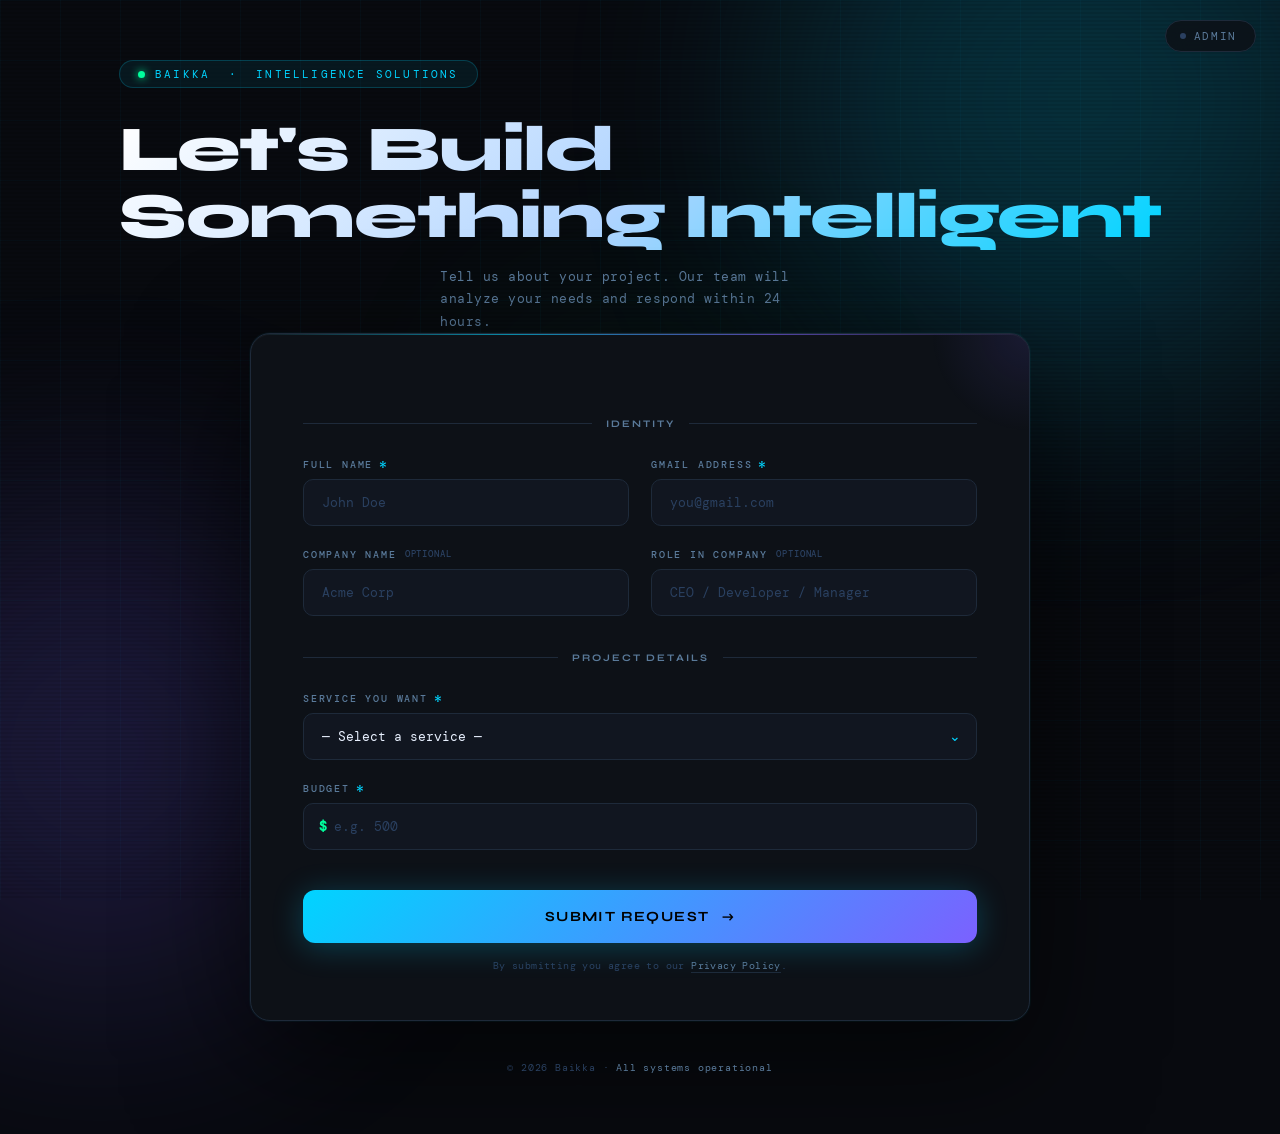
<file: index.html>
<!DOCTYPE html>
<html lang="en">
<head>
  <meta charset="UTF-8">
  <meta name="viewport" content="width=device-width, initial-scale=1.0">
  <title>Contact Us — Baikka</title>
  <link href="https://fonts.googleapis.com/css2?family=Syne:wght@400;500;600;700;800&family=DM+Mono:wght@300;400;500&display=swap" rel="stylesheet">
  <link rel="stylesheet" href="style.css">
</head>
<body>

  <div class="blob blob-1"></div>
  <div class="blob blob-2"></div>
  <div class="blob blob-3"></div>

  <!-- Admin button top-right -->
  <a href="admin.html" class="admin-nav-btn">Admin</a>

  <div class="page-wrap">
    <header style="animation:fadeDown 0.8s ease both;">
      <div class="logo-badge">Baikka &nbsp;·&nbsp; Intelligence Solutions</div>
      <h1>Let's Build<br>Something Intelligent</h1>
      <p class="subtitle">Tell us about your project. Our team will analyze your needs and respond within 24 hours.</p>
    </header>

    <div class="form-card">

      <div class="success-overlay" id="successOverlay">
        <div class="success-icon">✦</div>
        <div class="success-title">Request Received</div>
        <p class="success-sub">Your inquiry has been logged in our system. A specialist will reach out within 24 hours to discuss your AI solution.</p>
      </div>

      <div class="form-inner" id="formInner">

        <div class="section-divider"><span>Identity</span></div>

        <div class="form-grid">
          <div class="field" id="f-name">
            <label>Full Name <span class="req">*</span></label>
            <input type="text" id="fullName" placeholder="John Doe" autocomplete="name">
            <span class="error-msg">Full name is required</span>
          </div>

          <div class="field" id="f-email">
            <label>Gmail Address <span class="req">*</span></label>
            <input type="email" id="email" placeholder="you@gmail.com" autocomplete="email">
            <span class="error-msg">A valid Gmail address is required</span>
          </div>

          <div class="field" id="f-company">
            <label>Company Name <span class="opt">optional</span></label>
            <input type="text" id="company" placeholder="Acme Corp">
          </div>

          <div class="field" id="f-role">
            <label>Role in Company <span class="opt">optional</span></label>
            <input type="text" id="role" placeholder="CEO / Developer / Manager">
          </div>
        </div>

        <div class="section-divider"><span>Project Details</span></div>

        <div class="form-grid">
          <div class="field full" id="f-service">
            <label>Service You Want <span class="req">*</span></label>
            <div class="select-wrap">
              <select id="service">
                <option value="" disabled selected>— Select a service —</option>
                <option value="ai-chatbot">🤖 AI Chat Bot</option>
                <option value="ai-automation">⚡ AI Full Automations</option>
                <option value="ai-coding">💻 AI Coding</option>
                <option value="local-ai">🖥️ Local AI PC Build</option>
                <option value="n8n">🔗 N8n Services</option>
              </select>
            </div>
            <span class="error-msg">Please select a service</span>
          </div>

          <div class="field full" id="f-budget">
            <label>Budget <span class="req">*</span></label>
            <div class="budget-wrap">
              <input type="number" id="budget" placeholder="e.g. 500" min="1" step="1">
            </div>
            <span class="error-msg">Please enter your approximate budget</span>
          </div>
        </div>

        <div class="submit-area">
          <button class="btn-submit" type="button" id="submitBtn" onclick="submitForm()">
            Submit Request <span class="arrow">→</span>
          </button>
          <p class="privacy-note">
            By submitting you agree to our <a href="#">Privacy Policy</a>.
          </p>
        </div>

      </div>
    </div>

    <footer>
      © 2026 Baikka · <span>All systems operational</span>
    </footer>
  </div>

  <script src="config.js"></script>
  <script src="contact.js"></script>
</body>
</html>
</file>
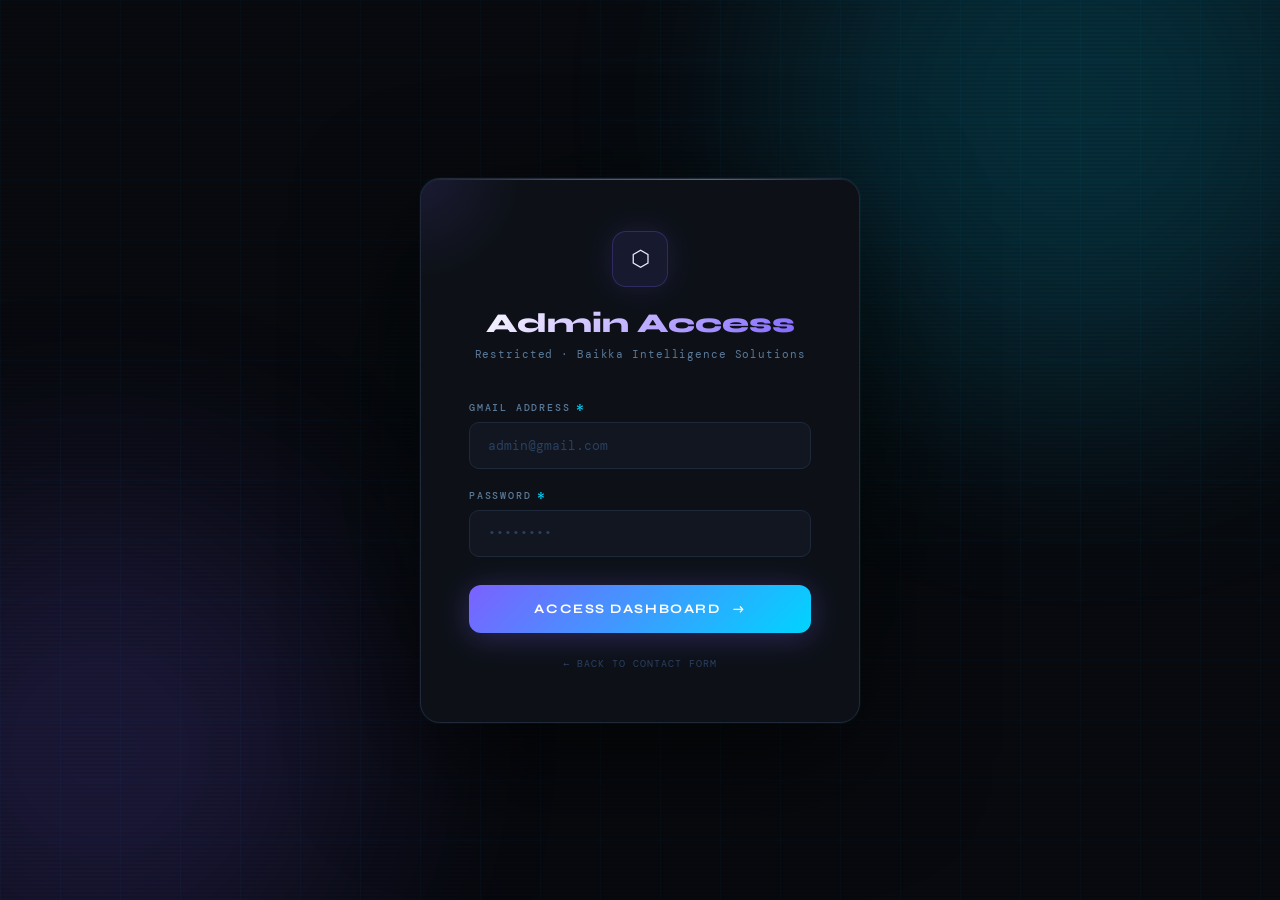
<file: admin.html>
<!DOCTYPE html>
<html lang="en">
<head>
  <meta charset="UTF-8">
  <meta name="viewport" content="width=device-width, initial-scale=1.0">
  <title>Admin Login — Baikka</title>
  <link href="https://fonts.googleapis.com/css2?family=Syne:wght@400;500;600;700;800&family=DM+Mono:wght@300;400;500&display=swap" rel="stylesheet">
  <link rel="stylesheet" href="style.css">
  <style>
    .login-card {
      width: 100%;
      max-width: 440px;
      background: var(--surface);
      border: 1px solid var(--border);
      border-radius: 20px;
      padding: 52px 48px;
      position: relative;
      overflow: hidden;
      animation: fadeUp 0.9s ease 0.2s both;
      box-shadow: 0 0 0 1px rgba(0,212,255,0.04), 0 40px 120px rgba(0,0,0,0.6), inset 0 1px 0 rgba(255,255,255,0.04);
    }
    .login-card::before {
      content: '';
      position: absolute;
      top: 0; left: 0; right: 0;
      height: 1px;
      background: linear-gradient(90deg, transparent, var(--accent2), var(--accent), transparent);
      opacity: 0.6;
    }
    .login-card::after {
      content: '';
      position: absolute;
      top: -1px; left: -1px;
      width: 100px; height: 100px;
      background: radial-gradient(circle at top left, rgba(123,97,255,0.12), transparent 70%);
      border-radius: 20px 0 0 0;
    }

    .login-header {
      text-align: center;
      margin-bottom: 40px;
    }
    .lock-icon {
      width: 56px; height: 56px;
      border-radius: 14px;
      background: rgba(123,97,255,0.1);
      border: 1px solid rgba(123,97,255,0.25);
      display: flex;
      align-items: center;
      justify-content: center;
      font-size: 22px;
      margin: 0 auto 20px;
      box-shadow: 0 0 30px rgba(123,97,255,0.15);
    }
    .login-title {
      font-family: 'Syne', sans-serif;
      font-size: 1.7rem;
      font-weight: 800;
      background: linear-gradient(135deg, #fff 0%, #c0b0ff 50%, var(--accent2) 100%);
      -webkit-background-clip: text;
      -webkit-text-fill-color: transparent;
      background-clip: text;
      margin-bottom: 8px;
    }
    .login-sub {
      font-size: 11px;
      color: var(--text-muted);
      letter-spacing: 0.08em;
    }

    .login-fields {
      display: flex;
      flex-direction: column;
      gap: 20px;
    }
    .login-fields .field { animation: none; }

    .btn-login {
      width: 100%;
      padding: 16px 32px;
      background: linear-gradient(135deg, var(--accent2) 0%, var(--accent) 100%);
      border: none;
      border-radius: 12px;
      color: #fff;
      font-family: 'Syne', sans-serif;
      font-size: 13px;
      font-weight: 700;
      letter-spacing: 0.12em;
      text-transform: uppercase;
      cursor: pointer;
      position: relative;
      overflow: hidden;
      transition: transform .2s, box-shadow .2s;
      box-shadow: 0 4px 30px rgba(123,97,255,0.3);
      margin-top: 8px;
    }
    .btn-login::before {
      content: '';
      position: absolute;
      inset: 0;
      background: linear-gradient(135deg, rgba(255,255,255,0.15), transparent);
      opacity: 0;
      transition: opacity .2s;
    }
    .btn-login:hover { transform: translateY(-2px); box-shadow: 0 8px 40px rgba(123,97,255,0.45); }
    .btn-login:hover::before { opacity: 1; }
    .btn-login:active { transform: translateY(0); }
    .btn-login:disabled { opacity: 0.5; cursor: not-allowed; transform: none; }

    .global-error {
      display: none;
      background: rgba(255,77,109,0.08);
      border: 1px solid rgba(255,77,109,0.25);
      border-radius: 10px;
      padding: 12px 16px;
      font-size: 11px;
      color: var(--error);
      letter-spacing: 0.04em;
      text-align: center;
      margin-top: 4px;
    }
    .global-error.show { display: block; }

    .back-link {
      display: block;
      text-align: center;
      margin-top: 24px;
      font-size: 10px;
      color: var(--text-dim);
      letter-spacing: 0.1em;
      text-transform: uppercase;
      text-decoration: none;
      transition: color .2s;
    }
    .back-link:hover { color: var(--accent); }

    .loading-spinner {
      display: inline-block;
      width: 14px; height: 14px;
      border: 2px solid rgba(255,255,255,0.3);
      border-top-color: #fff;
      border-radius: 50%;
      animation: spin .6s linear infinite;
      margin-right: 8px;
      vertical-align: middle;
    }
    @keyframes spin { to { transform: rotate(360deg); } }
  </style>
</head>
<body>

  <div class="blob blob-1"></div>
  <div class="blob blob-2"></div>
  <div class="blob blob-3"></div>

  <div class="page-wrap" style="justify-content:center;">

    <div class="login-card">
      <div class="login-header">
        <div class="lock-icon">⬡</div>
        <div class="login-title">Admin Access</div>
        <p class="login-sub">Restricted · Baikka Intelligence Solutions</p>
      </div>

      <div class="login-fields">
        <div class="field" id="f-adminEmail">
          <label>Gmail Address <span class="req">*</span></label>
          <input type="email" id="adminEmail" placeholder="admin@gmail.com" autocomplete="email">
          <span class="error-msg">Enter a valid Gmail address</span>
        </div>

        <div class="field" id="f-adminPass">
          <label>Password <span class="req">*</span></label>
          <input type="password" id="adminPass" placeholder="••••••••" autocomplete="current-password">
          <span class="error-msg">Password is required</span>
        </div>

        <div class="global-error" id="globalError">
          Invalid credentials. Please try again.
        </div>

        <button class="btn-login" id="loginBtn" onclick="doLogin()">
          Access Dashboard <span class="arrow" style="margin-left:8px;">→</span>
        </button>
      </div>

      <a href="index.html" class="back-link">← Back to Contact Form</a>
    </div>

  </div>

  <script src="config.js"></script>
  <script src="admin-login.js"></script>
</body>
</html>
</file>
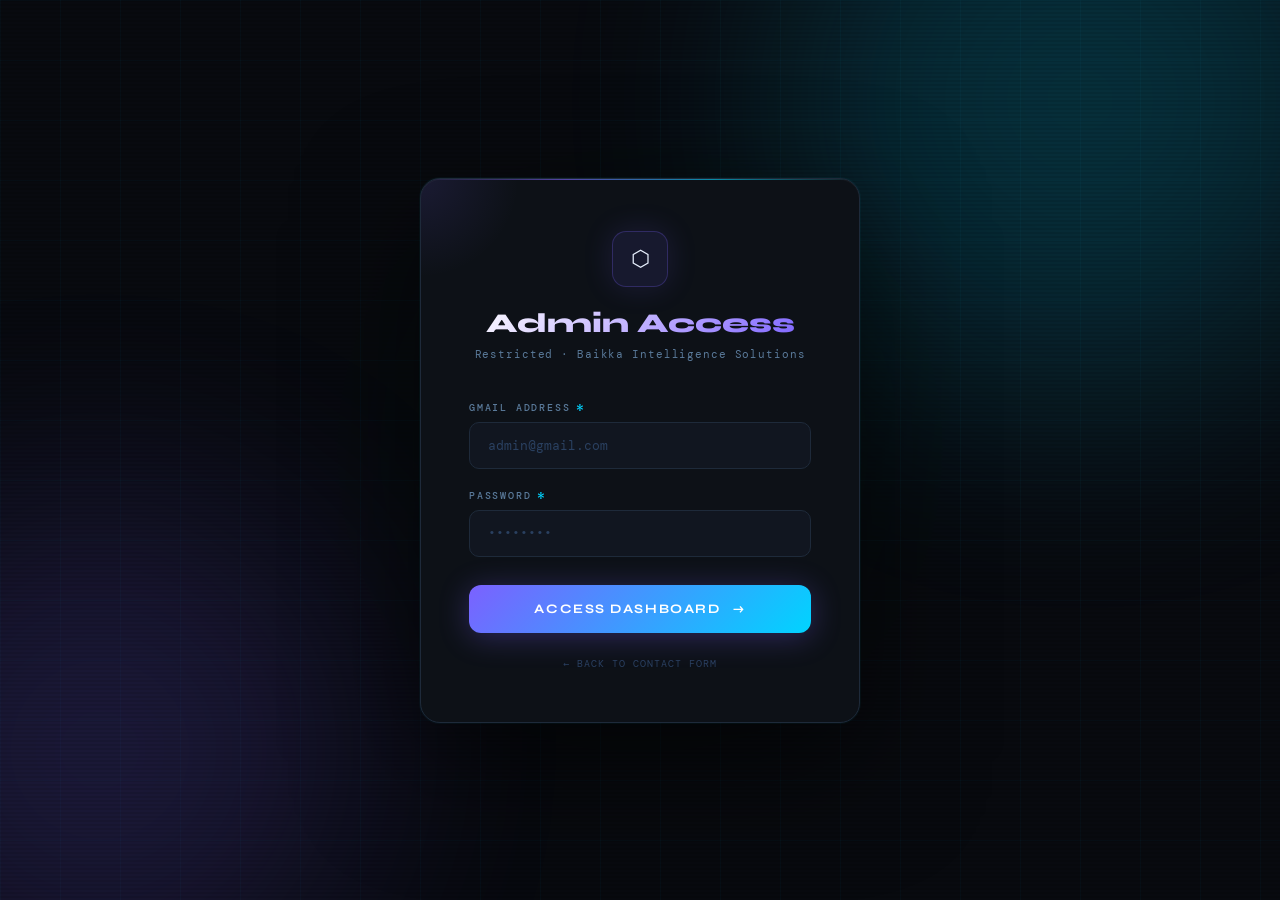
<file: dashboard.html>
<!DOCTYPE html>
<html lang="en">
<head>
  <meta charset="UTF-8">
  <meta name="viewport" content="width=device-width, initial-scale=1.0">
  <title>Dashboard — Baikka Admin</title>
  <link href="https://fonts.googleapis.com/css2?family=Syne:wght@400;500;600;700;800&family=DM+Mono:wght@300;400;500&display=swap" rel="stylesheet">
  <link rel="stylesheet" href="style.css">
  <style>
    /* ── Dashboard layout ── */
    body { overflow-x: hidden; }

    .dash-wrap {
      position: relative;
      z-index: 2;
      min-height: 100vh;
      display: flex;
      flex-direction: column;
      padding: 0;
    }

    /* Top navbar */
    .dash-nav {
      position: sticky;
      top: 0;
      z-index: 50;
      background: rgba(8,10,15,0.85);
      backdrop-filter: blur(16px);
      border-bottom: 1px solid var(--border);
      padding: 0 32px;
      height: 64px;
      display: flex;
      align-items: center;
      justify-content: space-between;
      animation: fadeDown .6s ease both;
    }
    .nav-left {
      display: flex;
      align-items: center;
      gap: 20px;
    }
    .nav-logo {
      font-family: 'Syne', sans-serif;
      font-size: 15px;
      font-weight: 800;
      background: linear-gradient(135deg, #fff 0%, var(--accent) 100%);
      -webkit-background-clip: text;
      -webkit-text-fill-color: transparent;
      background-clip: text;
    }
    .nav-sep { width: 1px; height: 20px; background: var(--border); }
    .nav-label {
      font-size: 10px;
      text-transform: uppercase;
      letter-spacing: 0.18em;
      color: var(--text-muted);
    }
    .nav-right {
      display: flex;
      align-items: center;
      gap: 16px;
    }
    .admin-pill {
      display: flex;
      align-items: center;
      gap: 8px;
      background: rgba(123,97,255,0.08);
      border: 1px solid rgba(123,97,255,0.2);
      border-radius: 999px;
      padding: 5px 14px;
      font-size: 10px;
      letter-spacing: 0.12em;
      color: var(--accent2);
    }
    .admin-pill::before {
      content: '';
      width: 6px; height: 6px;
      border-radius: 50%;
      background: var(--accent2);
      box-shadow: 0 0 8px var(--accent2);
    }
    .btn-logout {
      background: transparent;
      border: 1px solid var(--border);
      border-radius: 8px;
      padding: 7px 16px;
      color: var(--text-muted);
      font-family: 'DM Mono', monospace;
      font-size: 10px;
      letter-spacing: 0.12em;
      text-transform: uppercase;
      cursor: pointer;
      transition: border-color .2s, color .2s;
    }
    .btn-logout:hover { border-color: var(--error); color: var(--error); }

    /* Main content */
    .dash-content {
      flex: 1;
      padding: 40px 32px;
      max-width: 1400px;
      width: 100%;
      margin: 0 auto;
    }

    /* Stats row */
    .stats-row {
      display: grid;
      grid-template-columns: repeat(auto-fit, minmax(200px, 1fr));
      gap: 16px;
      margin-bottom: 36px;
      animation: fadeUp .7s ease .1s both;
    }
    .stat-card {
      background: var(--surface);
      border: 1px solid var(--border);
      border-radius: 14px;
      padding: 24px 20px;
      position: relative;
      overflow: hidden;
    }
    .stat-card::before {
      content: '';
      position: absolute;
      top: 0; left: 0; right: 0;
      height: 1px;
      opacity: 0.5;
    }
    .stat-card:nth-child(1)::before { background: linear-gradient(90deg, transparent, var(--accent), transparent); }
    .stat-card:nth-child(2)::before { background: linear-gradient(90deg, transparent, var(--accent2), transparent); }
    .stat-card:nth-child(3)::before { background: linear-gradient(90deg, transparent, var(--accent3), transparent); }
    .stat-card:nth-child(4)::before { background: linear-gradient(90deg, transparent, #ff9d00, transparent); }

    .stat-label {
      font-size: 9px;
      text-transform: uppercase;
      letter-spacing: 0.2em;
      color: var(--text-muted);
      margin-bottom: 12px;
    }
    .stat-value {
      font-family: 'Syne', sans-serif;
      font-size: 2rem;
      font-weight: 800;
      color: var(--text);
      line-height: 1;
    }
    .stat-value.cyan   { color: var(--accent); }
    .stat-value.purple { color: var(--accent2); }
    .stat-value.green  { color: var(--accent3); }
    .stat-value.orange { color: #ff9d00; }

    /* Table header bar */
    .table-bar {
      display: flex;
      align-items: center;
      justify-content: space-between;
      margin-bottom: 20px;
      gap: 16px;
      flex-wrap: wrap;
      animation: fadeUp .7s ease .2s both;
    }
    .table-title {
      font-family: 'Syne', sans-serif;
      font-size: 14px;
      font-weight: 700;
      color: var(--text);
      letter-spacing: 0.04em;
    }
    .table-actions { display: flex; gap: 10px; flex-wrap: wrap; }

    .btn-action {
      display: flex;
      align-items: center;
      gap: 7px;
      background: var(--surface);
      border: 1px solid var(--border);
      border-radius: 8px;
      padding: 9px 16px;
      color: var(--text-muted);
      font-family: 'DM Mono', monospace;
      font-size: 10px;
      letter-spacing: 0.1em;
      text-transform: uppercase;
      cursor: pointer;
      transition: border-color .2s, color .2s, background .2s;
    }
    .btn-action:hover { border-color: var(--accent); color: var(--accent); background: rgba(0,212,255,0.04); }
    .btn-action.green:hover { border-color: var(--accent3); color: var(--accent3); background: rgba(0,255,157,0.04); }
    .btn-action .icon { font-size: 12px; }

    /* Search input */
    .search-wrap {
      position: relative;
    }
    .search-wrap::before {
      content: '⌕';
      position: absolute;
      left: 12px;
      top: 50%;
      transform: translateY(-50%);
      color: var(--text-muted);
      font-size: 15px;
      pointer-events: none;
    }
    #searchInput {
      background: var(--surface);
      border: 1px solid var(--border);
      border-radius: 8px;
      padding: 9px 14px 9px 32px;
      color: var(--text);
      font-family: 'DM Mono', monospace;
      font-size: 11px;
      width: 220px;
      outline: none;
      transition: border-color .2s;
    }
    #searchInput:focus { border-color: var(--accent); }
    #searchInput::placeholder { color: var(--text-dim); }

    /* Table */
    .table-wrap {
      background: var(--surface);
      border: 1px solid var(--border);
      border-radius: 16px;
      overflow: hidden;
      animation: fadeUp .7s ease .3s both;
      position: relative;
    }
    .table-wrap::before {
      content: '';
      position: absolute;
      top: 0; left: 0; right: 0;
      height: 1px;
      background: linear-gradient(90deg, transparent, var(--accent), var(--accent2), transparent);
      opacity: 0.4;
    }

    table { width: 100%; border-collapse: collapse; }

    thead tr {
      background: rgba(0,212,255,0.03);
      border-bottom: 1px solid var(--border);
    }
    th {
      padding: 14px 18px;
      text-align: left;
      font-size: 9px;
      text-transform: uppercase;
      letter-spacing: 0.2em;
      color: var(--text-muted);
      font-weight: 500;
      white-space: nowrap;
    }
    th:first-child { padding-left: 24px; }
    th:last-child  { padding-right: 24px; }

    tbody tr {
      border-bottom: 1px solid rgba(30,42,58,0.5);
      transition: background .15s;
    }
    tbody tr:last-child { border-bottom: none; }
    tbody tr:hover { background: rgba(0,212,255,0.025); }

    td {
      padding: 16px 18px;
      font-size: 12px;
      color: var(--text);
      vertical-align: middle;
    }
    td:first-child { padding-left: 24px; }
    td:last-child  { padding-right: 24px; }

    .td-name { font-weight: 500; color: var(--text); }
    .td-email { color: var(--accent); font-size: 11px; }
    .td-company { color: var(--text-muted); }
    .td-role { color: var(--text-muted); font-size: 11px; }

    .service-badge {
      display: inline-flex;
      align-items: center;
      gap: 5px;
      background: rgba(123,97,255,0.1);
      border: 1px solid rgba(123,97,255,0.2);
      border-radius: 999px;
      padding: 3px 10px;
      font-size: 10px;
      color: var(--accent2);
      white-space: nowrap;
    }

    .td-budget {
      font-family: 'Syne', sans-serif;
      font-weight: 700;
      color: var(--accent3);
      font-size: 13px;
    }

    .td-date { color: var(--text-dim); font-size: 10px; }

    /* Empty & loading states */
    .table-empty {
      text-align: center;
      padding: 80px 20px;
    }
    .table-empty .empty-icon {
      font-size: 36px;
      margin-bottom: 16px;
      opacity: 0.3;
    }
    .table-empty p {
      font-size: 12px;
      color: var(--text-muted);
      letter-spacing: 0.06em;
    }

    .table-loading {
      text-align: center;
      padding: 80px 20px;
      font-size: 12px;
      color: var(--text-muted);
      letter-spacing: 0.1em;
    }
    .spinner {
      display: inline-block;
      width: 24px; height: 24px;
      border: 2px solid var(--border);
      border-top-color: var(--accent);
      border-radius: 50%;
      animation: spin .7s linear infinite;
      margin-bottom: 14px;
    }
    @keyframes spin { to { transform: rotate(360deg); } }

    /* Pagination */
    .pagination {
      display: flex;
      align-items: center;
      justify-content: space-between;
      padding: 16px 24px;
      border-top: 1px solid var(--border);
      font-size: 10px;
      color: var(--text-muted);
      letter-spacing: 0.08em;
      flex-wrap: wrap;
      gap: 10px;
    }
    .page-btns { display: flex; gap: 6px; }
    .page-btn {
      background: var(--surface2);
      border: 1px solid var(--border);
      border-radius: 6px;
      padding: 5px 12px;
      color: var(--text-muted);
      font-family: 'DM Mono', monospace;
      font-size: 10px;
      cursor: pointer;
      transition: border-color .2s, color .2s;
    }
    .page-btn:hover:not(:disabled) { border-color: var(--accent); color: var(--accent); }
    .page-btn:disabled { opacity: 0.3; cursor: not-allowed; }
    .page-btn.active { border-color: var(--accent); color: var(--accent); background: rgba(0,212,255,0.05); }

    /* Toast */
    .toast {
      position: fixed;
      bottom: 24px;
      right: 24px;
      z-index: 999;
      background: var(--surface);
      border: 1px solid var(--border);
      border-radius: 12px;
      padding: 14px 20px;
      font-size: 11px;
      color: var(--text);
      letter-spacing: 0.06em;
      display: flex;
      align-items: center;
      gap: 10px;
      box-shadow: 0 20px 60px rgba(0,0,0,0.5);
      transform: translateY(80px);
      opacity: 0;
      transition: transform .35s cubic-bezier(0.34,1.56,0.64,1), opacity .35s ease;
      pointer-events: none;
    }
    .toast.show { transform: translateY(0); opacity: 1; }
    .toast .toast-dot { width: 8px; height: 8px; border-radius: 50%; background: var(--accent3); box-shadow: 0 0 8px var(--accent3); flex-shrink: 0; }

    /* Responsive */
    @media (max-width: 768px) {
      .dash-nav { padding: 0 16px; }
      .dash-content { padding: 24px 16px; }
      .table-wrap { overflow-x: auto; }
      table { min-width: 700px; }
      #searchInput { width: 160px; }
    }
  </style>
</head>
<body>

  <div class="blob blob-1"></div>
  <div class="blob blob-2"></div>

  <div class="dash-wrap">

    <!-- Navbar -->
    <nav class="dash-nav">
      <div class="nav-left">
        <div class="nav-logo">Baikka</div>
        <div class="nav-sep"></div>
        <div class="nav-label">Admin Dashboard</div>
      </div>
      <div class="nav-right">
        <div class="admin-pill" id="adminPill">admin</div>
        <button class="btn-logout" onclick="doLogout()">Sign Out</button>
      </div>
    </nav>

    <!-- Main -->
    <div class="dash-content">

      <!-- Stats -->
      <div class="stats-row">
        <div class="stat-card">
          <div class="stat-label">Total Submissions</div>
          <div class="stat-value cyan" id="statTotal">—</div>
        </div>
        <div class="stat-card">
          <div class="stat-label">Avg. Budget</div>
          <div class="stat-value purple" id="statAvgBudget">—</div>
        </div>
        <div class="stat-card">
          <div class="stat-label">Most Requested</div>
          <div class="stat-value green" id="statTopService" style="font-size:1rem;padding-top:4px;">—</div>
        </div>
        <div class="stat-card">
          <div class="stat-label">Total Pipeline</div>
          <div class="stat-value orange" id="statPipeline">—</div>
        </div>
      </div>

      <!-- Table bar -->
      <div class="table-bar">
        <div class="table-title">Contact Submissions</div>
        <div class="table-actions">
          <div class="search-wrap">
            <input type="text" id="searchInput" placeholder="Search by name, email…" oninput="filterTable()">
          </div>
          <button class="btn-action green" onclick="exportCSV()">
            <span class="icon">↓</span> Export CSV
          </button>
          <button class="btn-action" onclick="loadSubmissions()">
            <span class="icon">↻</span> Refresh
          </button>
        </div>
      </div>

      <!-- Table -->
      <div class="table-wrap">
        <table id="subTable">
          <thead>
            <tr>
              <th>#</th>
              <th>Name</th>
              <th>Email</th>
              <th>Company</th>
              <th>Role</th>
              <th>Service</th>
              <th>Budget</th>
              <th>Date</th>
            </tr>
          </thead>
          <tbody id="tableBody">
            <tr>
              <td colspan="8">
                <div class="table-loading">
                  <div class="spinner"></div>
                  <p>Loading submissions…</p>
                </div>
              </td>
            </tr>
          </tbody>
        </table>
        <div class="pagination" id="pagination" style="display:none;">
          <span id="paginationInfo">Showing 0 of 0</span>
          <div class="page-btns" id="pageBtns"></div>
        </div>
      </div>

    </div>
  </div>

  <!-- Toast -->
  <div class="toast" id="toast">
    <div class="toast-dot"></div>
    <span id="toastMsg"></span>
  </div>

  <script src="config.js"></script>
  <script src="dashboard.js"></script>
</body>
</html>
</file>
<file: style.css>
/* ============================================================
   Baikka — Shared Styles
   style.css
   ============================================================ */

:root {
  --bg: #080a0f;
  --surface: #0d1117;
  --surface2: #111620;
  --border: #1e2a3a;
  --border-glow: #1e4a7a;
  --accent: #00d4ff;
  --accent2: #7b61ff;
  --accent3: #00ff9d;
  --text: #e8f0fe;
  --text-muted: #5a7a9a;
  --text-dim: #2a4060;
  --error: #ff4d6d;
  --success: #00ff9d;
}

* { margin: 0; padding: 0; box-sizing: border-box; }

body {
  background: var(--bg);
  color: var(--text);
  font-family: 'DM Mono', monospace;
  min-height: 100vh;
  overflow-x: hidden;
  position: relative;
}

/* Grid background */
body::before {
  content: '';
  position: fixed;
  inset: 0;
  background-image:
    linear-gradient(rgba(0,212,255,0.03) 1px, transparent 1px),
    linear-gradient(90deg, rgba(0,212,255,0.03) 1px, transparent 1px);
  background-size: 60px 60px;
  pointer-events: none;
  z-index: 0;
}

/* Scanline overlay */
body::after {
  content: '';
  position: fixed;
  inset: 0;
  background: repeating-linear-gradient(
    0deg, transparent, transparent 2px,
    rgba(0,0,0,0.08) 2px, rgba(0,0,0,0.08) 4px
  );
  pointer-events: none;
  z-index: 1;
}

/* Glow blobs */
.blob {
  position: fixed;
  border-radius: 50%;
  filter: blur(120px);
  pointer-events: none;
  z-index: 0;
  opacity: 0.18;
}
.blob-1 { width:600px;height:600px;background:#00d4ff;top:-200px;right:-100px;animation:drift 14s ease-in-out infinite alternate; }
.blob-2 { width:500px;height:500px;background:#7b61ff;bottom:-100px;left:-150px;animation:drift 18s ease-in-out infinite alternate-reverse; }
.blob-3 { width:300px;height:300px;background:#00ff9d;top:50%;left:50%;transform:translate(-50%,-50%);animation:drift 10s ease-in-out infinite alternate;opacity:.07; }

@keyframes drift {
  from { transform: translate(0,0) scale(1); }
  to   { transform: translate(40px,30px) scale(1.08); }
}

/* Page wrap */
.page-wrap {
  position: relative;
  z-index: 2;
  min-height: 100vh;
  display: flex;
  flex-direction: column;
  align-items: center;
  padding: 60px 20px;
}

/* Logo badge */
.logo-badge {
  display: inline-flex;
  align-items: center;
  gap: 10px;
  background: rgba(0,212,255,0.07);
  border: 1px solid rgba(0,212,255,0.2);
  border-radius: 999px;
  padding: 6px 18px;
  font-size: 11px;
  letter-spacing: 0.2em;
  text-transform: uppercase;
  color: var(--accent);
  margin-bottom: 28px;
}
.logo-badge::before {
  content: '';
  width: 7px; height: 7px;
  background: var(--accent3);
  border-radius: 50%;
  box-shadow: 0 0 8px var(--accent3);
  animation: pulse-dot 2s ease-in-out infinite;
}

@keyframes pulse-dot {
  0%,100% { opacity:1; box-shadow:0 0 8px var(--accent3); }
  50%      { opacity:.4; box-shadow:0 0 2px var(--accent3); }
}

h1 {
  font-family: 'Syne', sans-serif;
  font-size: clamp(2.4rem,5vw,4rem);
  font-weight: 800;
  line-height: 1.05;
  letter-spacing: -0.02em;
  background: linear-gradient(135deg, #fff 0%, #b0d4ff 50%, var(--accent) 100%);
  -webkit-background-clip: text;
  -webkit-text-fill-color: transparent;
  background-clip: text;
  margin-bottom: 16px;
}

.subtitle {
  font-size: 13px;
  color: var(--text-muted);
  letter-spacing: 0.04em;
  max-width: 400px;
  margin: 0 auto;
  line-height: 1.7;
}

/* Form card */
.form-card {
  width: 100%;
  max-width: 780px;
  background: var(--surface);
  border: 1px solid var(--border);
  border-radius: 20px;
  padding: 48px 52px;
  position: relative;
  overflow: hidden;
  animation: fadeUp 0.9s ease 0.2s both;
  box-shadow: 0 0 0 1px rgba(0,212,255,0.04), 0 40px 120px rgba(0,0,0,0.6), inset 0 1px 0 rgba(255,255,255,0.04);
}
.form-card::before {
  content: '';
  position: absolute;
  top: 0; left: 0; right: 0;
  height: 1px;
  background: linear-gradient(90deg, transparent, var(--accent), var(--accent2), transparent);
  opacity: 0.6;
}
.form-card::after {
  content: '';
  position: absolute;
  top: -1px; right: -1px;
  width: 100px; height: 100px;
  background: radial-gradient(circle at top right, rgba(123,97,255,0.12), transparent 70%);
  border-radius: 0 20px 0 0;
}

/* Section divider */
.section-divider {
  display: flex;
  align-items: center;
  gap: 14px;
  margin: 36px 0 28px;
}
.section-divider span {
  font-family: 'Syne', sans-serif;
  font-size: 10px;
  font-weight: 700;
  text-transform: uppercase;
  letter-spacing: 0.2em;
  color: var(--text-muted);
  white-space: nowrap;
}
.section-divider::before,.section-divider::after { content:'';flex:1;height:1px;background:var(--border); }

/* Form grid */
.form-grid { display:grid;grid-template-columns:1fr 1fr;gap:22px; }
.full { grid-column: 1/-1; }

/* Field */
.field { display:flex;flex-direction:column;gap:8px;animation:fadeUp 0.6s ease both; }
.field:nth-child(1){animation-delay:.10s}
.field:nth-child(2){animation-delay:.15s}
.field:nth-child(3){animation-delay:.20s}
.field:nth-child(4){animation-delay:.25s}
.field:nth-child(5){animation-delay:.30s}
.field:nth-child(6){animation-delay:.35s}

label {
  font-size: 10px;
  text-transform: uppercase;
  letter-spacing: 0.18em;
  color: var(--text-muted);
  font-weight: 500;
  display: flex;
  align-items: center;
  gap: 6px;
}
.req { color:var(--accent);font-size:13px;line-height:1; }
.opt { color:var(--text-dim);font-size:9px;letter-spacing:.1em;margin-left:2px; }

/* Inputs & Select */
input, select {
  background: var(--surface2);
  border: 1px solid var(--border);
  border-radius: 10px;
  padding: 14px 18px;
  color: var(--text);
  font-family: 'DM Mono', monospace;
  font-size: 13px;
  outline: none;
  transition: border-color .25s, box-shadow .25s, background .25s;
  -webkit-appearance: none;
  appearance: none;
  width: 100%;
}
input::placeholder { color: var(--text-dim); }
input:focus, select:focus {
  border-color: var(--accent);
  box-shadow: 0 0 0 3px rgba(0,212,255,0.1), inset 0 0 12px rgba(0,212,255,0.04);
  background: rgba(0,212,255,0.03);
}
input:hover:not(:focus), select:hover:not(:focus) { border-color: var(--border-glow); }

/* Custom select arrow */
.select-wrap { position:relative; }
.select-wrap::after {
  content:'⌄';
  position:absolute;right:16px;top:50%;transform:translateY(-50%);
  color:var(--accent);font-size:14px;pointer-events:none;
}
select { padding-right:42px;cursor:pointer; }
select option { background:#0d1117;color:var(--text); }

/* Budget prefix */
.budget-wrap { position:relative; }
.budget-wrap::before {
  content:'$';position:absolute;left:16px;top:50%;transform:translateY(-50%);
  color:var(--accent3);font-size:13px;font-weight:600;z-index:1;
}
.budget-wrap input { padding-left:30px; }

/* Validation */
.field.invalid input, .field.invalid select {
  border-color: var(--error);
  box-shadow: 0 0 0 3px rgba(255,77,109,0.1);
}
.error-msg { font-size:10px;color:var(--error);letter-spacing:.05em;display:none;padding-left:2px; }
.field.invalid .error-msg { display:block; }

/* Submit area */
.submit-area { margin-top:40px;display:flex;flex-direction:column;align-items:center;gap:16px; }

.btn-submit {
  width: 100%;
  padding: 18px 32px;
  background: linear-gradient(135deg, var(--accent) 0%, var(--accent2) 100%);
  border: none;
  border-radius: 12px;
  color: #000;
  font-family: 'Syne', sans-serif;
  font-size: 14px;
  font-weight: 700;
  letter-spacing: 0.1em;
  text-transform: uppercase;
  cursor: pointer;
  position: relative;
  overflow: hidden;
  transition: transform .2s, box-shadow .2s;
  box-shadow: 0 4px 30px rgba(0,212,255,0.25);
}
.btn-submit::before { content:'';position:absolute;inset:0;background:linear-gradient(135deg,rgba(255,255,255,0.2),transparent);opacity:0;transition:opacity .2s; }
.btn-submit:hover { transform:translateY(-2px);box-shadow:0 8px 40px rgba(0,212,255,0.4); }
.btn-submit:hover::before { opacity:1; }
.btn-submit:active { transform:translateY(0); }
.btn-submit .arrow { display:inline-block;margin-left:8px;transition:transform .2s; }
.btn-submit:hover .arrow { transform:translateX(4px); }

.privacy-note { font-size:10px;color:var(--text-dim);letter-spacing:.04em;text-align:center; }
.privacy-note a { color:var(--text-muted);text-decoration:none;border-bottom:1px solid var(--border);transition:color .2s; }
.privacy-note a:hover { color:var(--accent); }

/* Success overlay */
.success-overlay { display:none;flex-direction:column;align-items:center;justify-content:center;text-align:center;padding:60px 20px;gap:20px; }
.success-overlay.show { display:flex; }
.form-inner.hide { display:none; }

.success-icon {
  width:72px;height:72px;border-radius:50%;
  background:rgba(0,255,157,0.08);border:1px solid rgba(0,255,157,0.3);
  display:flex;align-items:center;justify-content:center;font-size:28px;
  animation:pop .5s cubic-bezier(0.34,1.56,0.64,1) both;
  box-shadow:0 0 40px rgba(0,255,157,0.15);
}
@keyframes pop { from{transform:scale(0);opacity:0} to{transform:scale(1);opacity:1} }
.success-title {
  font-family:'Syne',sans-serif;font-size:1.6rem;font-weight:800;
  background:linear-gradient(135deg,#fff,var(--accent3));
  -webkit-background-clip:text;-webkit-text-fill-color:transparent;background-clip:text;
}
.success-sub { color:var(--text-muted);font-size:12px;line-height:1.8;max-width:340px; }

/* Footer */
footer { margin-top:40px;text-align:center;font-size:10px;color:var(--text-dim);letter-spacing:.08em;animation:fadeUp 1s ease 0.4s both; }
footer span { color:var(--text-muted); }

/* Admin nav button */
.admin-nav-btn {
  position: fixed;
  top: 20px;
  right: 24px;
  z-index: 100;
  display: flex;
  align-items: center;
  gap: 8px;
  background: rgba(13,17,23,0.85);
  border: 1px solid var(--border);
  border-radius: 999px;
  padding: 8px 18px 8px 14px;
  color: var(--text-muted);
  font-family: 'DM Mono', monospace;
  font-size: 11px;
  letter-spacing: 0.15em;
  text-transform: uppercase;
  cursor: pointer;
  text-decoration: none;
  backdrop-filter: blur(12px);
  transition: border-color .25s, color .25s, box-shadow .25s;
}
.admin-nav-btn::before {
  content: '';
  width: 6px; height: 6px;
  border-radius: 50%;
  background: var(--text-dim);
  transition: background .25s, box-shadow .25s;
}
.admin-nav-btn:hover {
  border-color: var(--accent);
  color: var(--accent);
  box-shadow: 0 0 20px rgba(0,212,255,0.1);
}
.admin-nav-btn:hover::before { background:var(--accent);box-shadow:0 0 8px var(--accent); }

/* Keyframes */
@keyframes fadeDown { from{opacity:0;transform:translateY(-20px)}to{opacity:1;transform:translateY(0)} }
@keyframes fadeUp   { from{opacity:0;transform:translateY(20px)} to{opacity:1;transform:translateY(0)} }

/* Responsive */
@media(max-width:620px) {
  .form-card { padding:32px 24px; }
  .form-grid { grid-template-columns:1fr; }
  .full { grid-column:1; }
}
</file>
